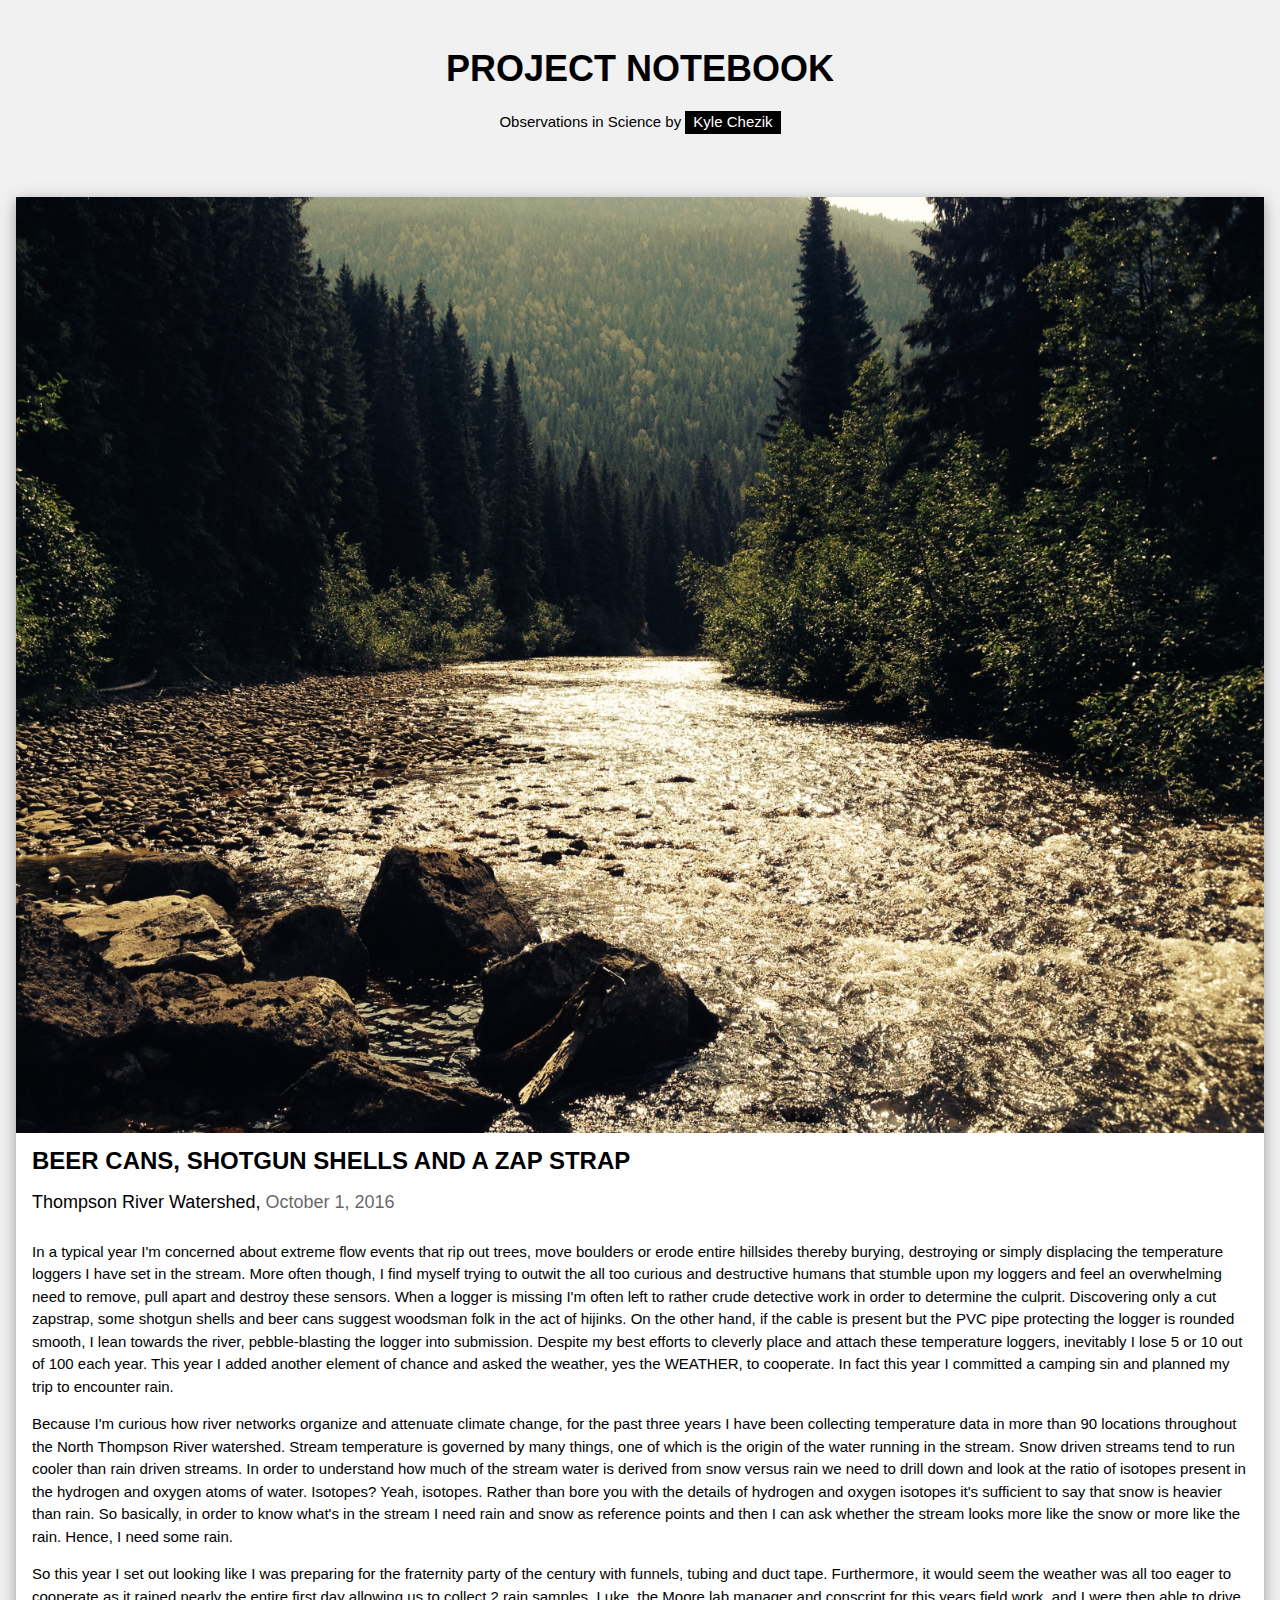
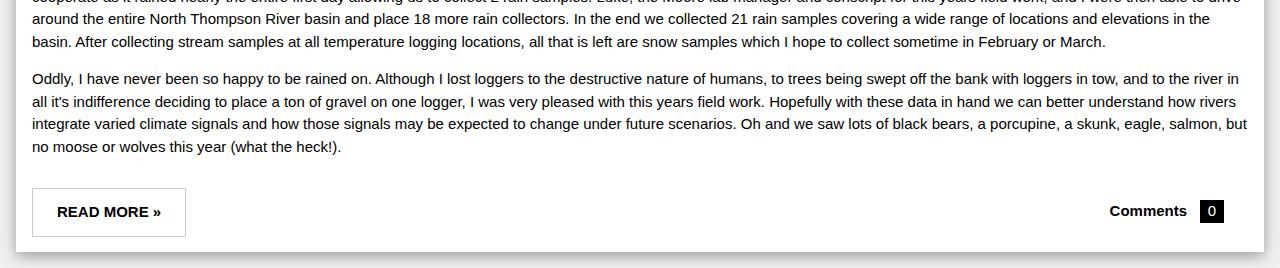
<file: FieldNoteFall2016.html>
<!DOCTYPE html> 
<html> 
	<head> 
		<title>Tangible Data|Kyle Chezik PhC - Field Notes</title>
		<meta charset="utf-8">
		<meta name="viewport" content="width=device-width, initial-scale=1">
		<!-- <meta http-equiv="X-US-Compatible" content="IE=edge"> 
	  <script src="https://use.fontawesome.com/f7bfa5d837.js"></script> 
	  <link rel="stylesheet" href="https://maxcdn.bootstrapcdn.com/bootstrap/3.3.7/css/bootstrap.min.css"> -->
	  <!--<script src="https://ajax.googleapis.com/ajax/libs/jquery/3.2.1/jquery.min.js"></script>
	  <script src="https://maxcdn.bootstrapcdn.com/bootstrap/3.3.7/js/bootstrap.min.js"></script>
	  <link href="main.css" rel="stylesheet" type="text/css"> -->
	  <link rel="stylesheet" href="https://www.w3schools.com/w3css/4/w3.css">
	  <link href='https://fonts.googleapis.com/css?family=Raleway' rel='stylesheet' type='text/css'>
	</head>
	<body class="w3-light-grey">
		<div class="w3-content" style="max-width:1400px">
			<header class="w3-container w3-center w3-padding-32">
				<h1><b>PROJECT NOTEBOOK</b></h1>
				<p>Observations in Science by <span class="w3-tag">Kyle Chezik</span></p>
			</header>
			<div class="w3-row">
				<div class="w3-card-4 w3-margin w3-white">
					<img src="./pictures/field_notes/mad_river.jpg" alt="Nature" style="width:100%">
					<div class="w3-container">
						<h3><b>BEER CANS, SHOTGUN SHELLS AND A ZAP STRAP</b></h3>
						<h5>Thompson River Watershed, <span class="w3-opacity">October 1, 2016</span></h5>
					</div>
					<div class="w3-container">
						<p>In a typical year I'm concerned about extreme flow events that rip out trees, move boulders or erode entire hillsides thereby burying, destroying or simply displacing the temperature loggers I have set in the stream. More often though, I find myself trying to outwit the all too curious and destructive humans that stumble upon my loggers and feel an overwhelming need to remove, pull apart and destroy these sensors. When a logger is missing I'm often left to rather crude detective work in order to determine the culprit. Discovering only a cut zapstrap, some shotgun shells and beer cans suggest woodsman folk in the act of hijinks. On the other hand, if the cable is present but the PVC pipe protecting the logger is rounded smooth, I lean towards the river, pebble-blasting the logger into submission. Despite my best efforts to cleverly place and attach these temperature loggers, inevitably I lose 5 or 10 out of 100 each year. This year I added another element of chance and asked the weather, yes the WEATHER, to cooperate. In fact this year I committed a camping sin and planned my trip to encounter rain.</p>
						<p>Because I'm curious how river networks organize and attenuate climate change, for the past three years I have been collecting temperature data in more than 90 locations throughout the North Thompson River watershed. Stream temperature is governed by many things, one of which is the origin of the water running in the stream. Snow driven streams tend to run cooler than rain driven streams. In order to understand how much of the stream water is derived from snow versus rain we need to drill down and look at the ratio of isotopes present in the hydrogen and oxygen atoms of water. Isotopes? Yeah, isotopes. Rather than bore you with the details of hydrogen and oxygen isotopes it's sufficient to say that snow is heavier than rain. So basically, in order to know what's in the stream I need rain and snow as reference points and then I can ask whether the stream looks more like the snow or more like the rain. Hence, I need some rain.</p>
						<p>So this year I set out looking like I was preparing for the fraternity party of the century with funnels, tubing and duct tape. Furthermore, it would seem the weather was all too eager to cooperate as it rained nearly the entire first day allowing us to collect 2 rain samples. Luke, the Moore lab manager and conscript for this years field work, and I were then able to drive around the entire North Thompson River basin and place 18 more rain collectors. In the end we collected 21 rain samples covering a wide range of locations and elevations in the basin. After collecting stream samples at all temperature logging locations, all that is left are snow samples which I hope to collect sometime in February or March.</p>
						<p>Oddly, I have never been so happy to be rained on. Although I lost loggers to the destructive nature of humans, to trees being swept off the bank with loggers in tow, and to the river in all it's indifference deciding to place a ton of gravel on one logger, I was very pleased with this years field work. Hopefully with these data in hand we can better understand how rivers integrate varied climate signals and how those signals may be expected to change under future scenarios. Oh and we saw lots of black bears, a porcupine, a skunk, eagle, salmon, but no moose or wolves this year (what the heck!).</p>
						<div class="w3-row">
							<div class="w3-col m8 s12">
								<p><button class="w3-button w3-padding-large w3-white w3-border"><b>READ MORE »</b></button></p>
							</div>
							<div class="w3-col m4 w3-hide-small">
								<p><span class="w3-padding-large w3-right"><b>Comments  </b> <span class="w3-tag">0</span></span></p>
							</div>
						</div>
					</div>
				</div>
			</div>
		</div>
	</body>
</html>
</file>
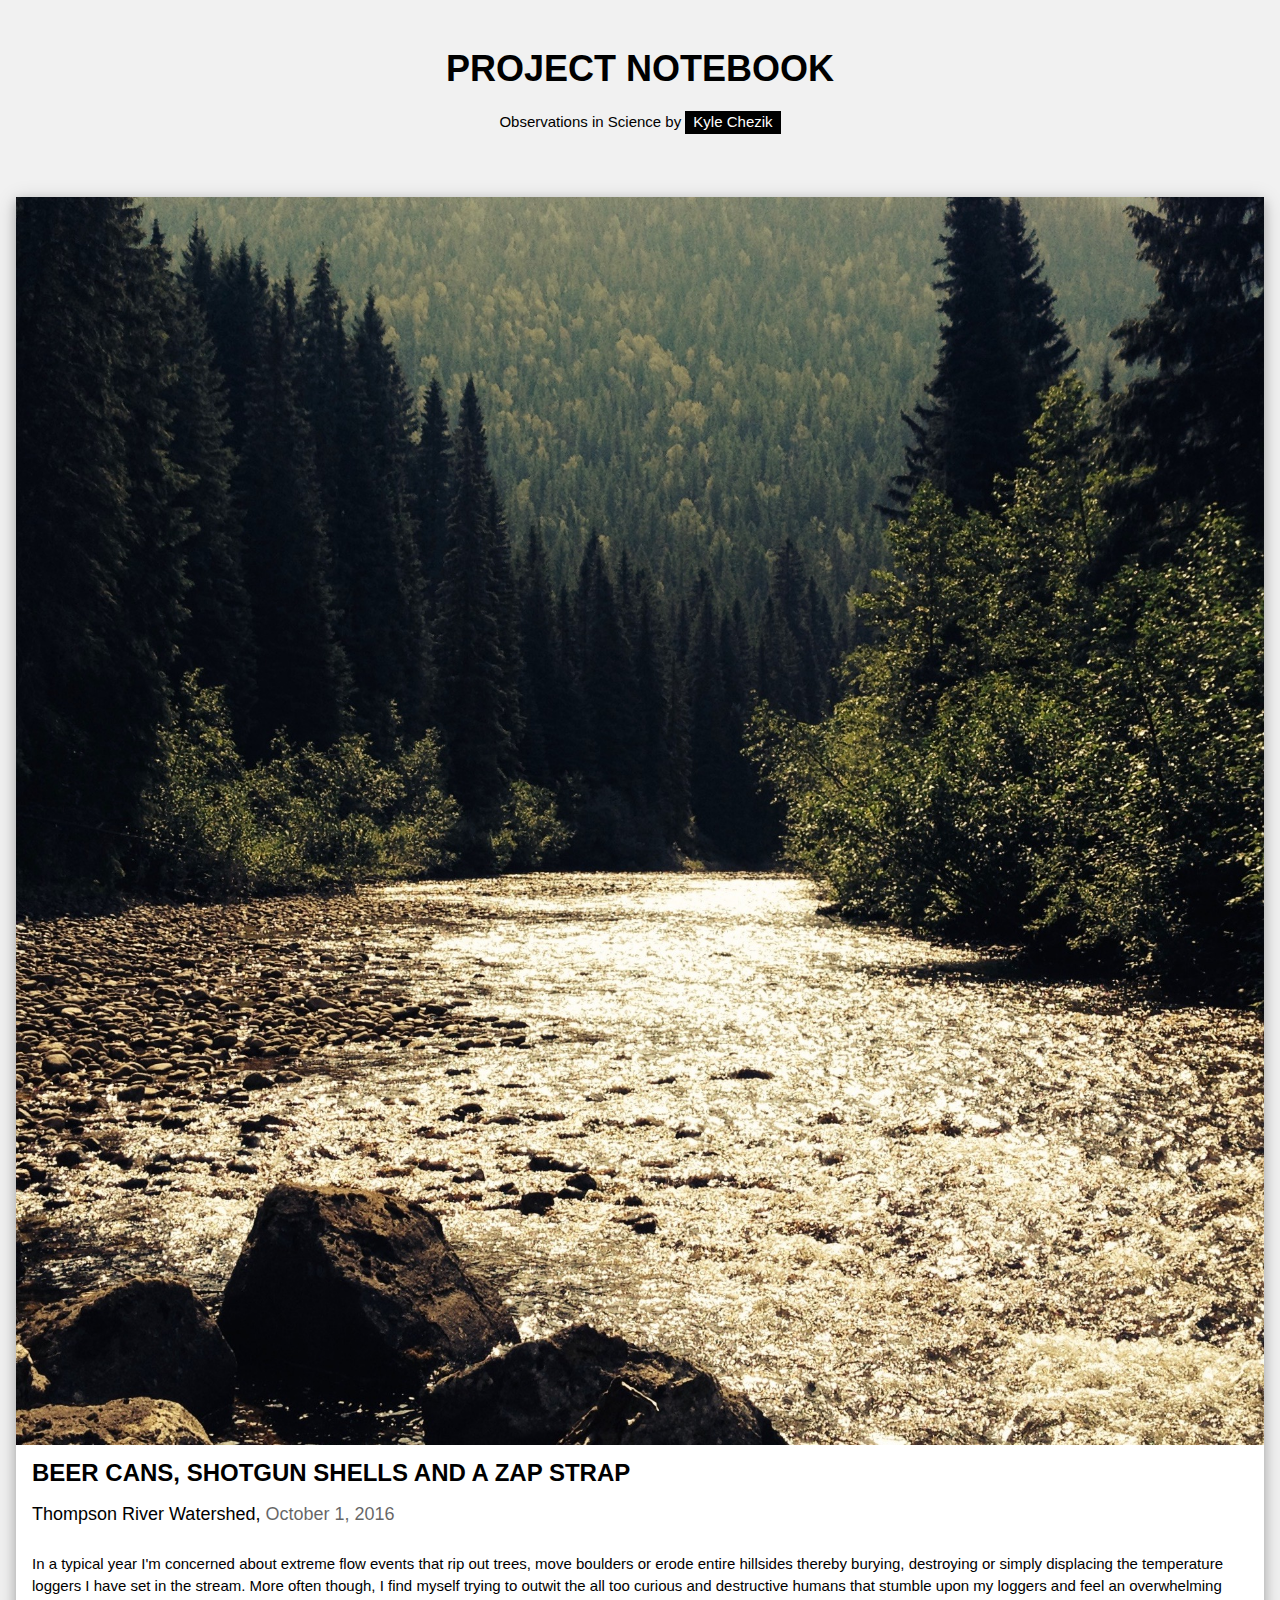
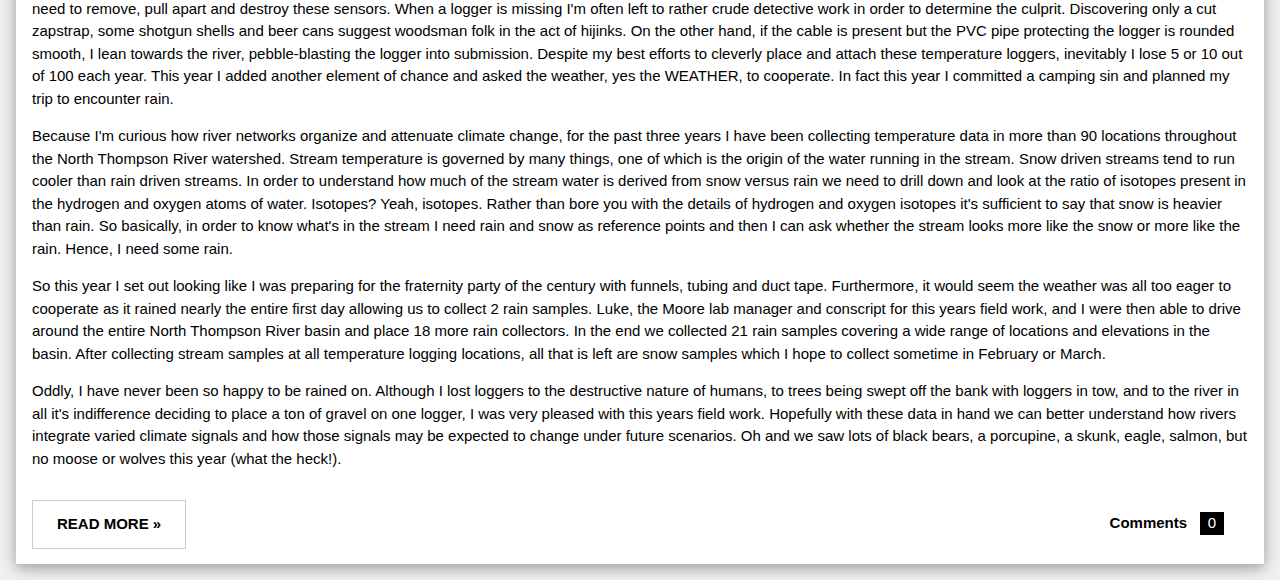
<file: notes/FieldNoteFall2016.html>
<!DOCTYPE html> 
<html> 
	<head> 
		<title>Tangible Data|Kyle Chezik PhC - Field Notes</title>
		<meta charset="utf-8">
		<meta name="viewport" content="width=device-width, initial-scale=1">
		<!-- <meta http-equiv="X-US-Compatible" content="IE=edge"> 
	  <script src="https://use.fontawesome.com/f7bfa5d837.js"></script> 
	  <link rel="stylesheet" href="https://maxcdn.bootstrapcdn.com/bootstrap/3.3.7/css/bootstrap.min.css"> -->
	  <!--<script src="https://ajax.googleapis.com/ajax/libs/jquery/3.2.1/jquery.min.js"></script>
	  <script src="https://maxcdn.bootstrapcdn.com/bootstrap/3.3.7/js/bootstrap.min.js"></script>
	  <link href="main.css" rel="stylesheet" type="text/css"> -->
	  <link rel="stylesheet" href="https://www.w3schools.com/w3css/4/w3.css">
	  <link href='https://fonts.googleapis.com/css?family=Raleway' rel='stylesheet' type='text/css'>
	</head>
	<body class="w3-light-grey">
		<div class="w3-content" style="max-width:1400px">
			<header class="w3-container w3-center w3-padding-32">
				<h1><b>PROJECT NOTEBOOK</b></h1>
				<p>Observations in Science by <span class="w3-tag">Kyle Chezik</span></p>
			</header>
			<div class="w3-row">
				<div class="w3-card-4 w3-margin w3-white">
					<img src="../pictures/notebook/mad_river.jpg" alt="Nature" style="width:100%">
					<div class="w3-container">
						<h3><b>BEER CANS, SHOTGUN SHELLS AND A ZAP STRAP</b></h3>
						<h5>Thompson River Watershed, <span class="w3-opacity">October 1, 2016</span></h5>
					</div>
					<div class="w3-container">
						<p>In a typical year I'm concerned about extreme flow events that rip out trees, move boulders or erode entire hillsides thereby burying, destroying or simply displacing the temperature loggers I have set in the stream. More often though, I find myself trying to outwit the all too curious and destructive humans that stumble upon my loggers and feel an overwhelming need to remove, pull apart and destroy these sensors. When a logger is missing I'm often left to rather crude detective work in order to determine the culprit. Discovering only a cut zapstrap, some shotgun shells and beer cans suggest woodsman folk in the act of hijinks. On the other hand, if the cable is present but the PVC pipe protecting the logger is rounded smooth, I lean towards the river, pebble-blasting the logger into submission. Despite my best efforts to cleverly place and attach these temperature loggers, inevitably I lose 5 or 10 out of 100 each year. This year I added another element of chance and asked the weather, yes the WEATHER, to cooperate. In fact this year I committed a camping sin and planned my trip to encounter rain.</p>
						<p>Because I'm curious how river networks organize and attenuate climate change, for the past three years I have been collecting temperature data in more than 90 locations throughout the North Thompson River watershed. Stream temperature is governed by many things, one of which is the origin of the water running in the stream. Snow driven streams tend to run cooler than rain driven streams. In order to understand how much of the stream water is derived from snow versus rain we need to drill down and look at the ratio of isotopes present in the hydrogen and oxygen atoms of water. Isotopes? Yeah, isotopes. Rather than bore you with the details of hydrogen and oxygen isotopes it's sufficient to say that snow is heavier than rain. So basically, in order to know what's in the stream I need rain and snow as reference points and then I can ask whether the stream looks more like the snow or more like the rain. Hence, I need some rain.</p>
						<p>So this year I set out looking like I was preparing for the fraternity party of the century with funnels, tubing and duct tape. Furthermore, it would seem the weather was all too eager to cooperate as it rained nearly the entire first day allowing us to collect 2 rain samples. Luke, the Moore lab manager and conscript for this years field work, and I were then able to drive around the entire North Thompson River basin and place 18 more rain collectors. In the end we collected 21 rain samples covering a wide range of locations and elevations in the basin. After collecting stream samples at all temperature logging locations, all that is left are snow samples which I hope to collect sometime in February or March.</p>
						<p>Oddly, I have never been so happy to be rained on. Although I lost loggers to the destructive nature of humans, to trees being swept off the bank with loggers in tow, and to the river in all it's indifference deciding to place a ton of gravel on one logger, I was very pleased with this years field work. Hopefully with these data in hand we can better understand how rivers integrate varied climate signals and how those signals may be expected to change under future scenarios. Oh and we saw lots of black bears, a porcupine, a skunk, eagle, salmon, but no moose or wolves this year (what the heck!).</p>
						<div class="w3-row">
							<div class="w3-col m8 s12">
								<p><button class="w3-button w3-padding-large w3-white w3-border"><b>READ MORE »</b></button></p>
							</div>
							<div class="w3-col m4 w3-hide-small">
								<p><span class="w3-padding-large w3-right"><b>Comments  </b> <span class="w3-tag">0</span></span></p>
							</div>
						</div>
					</div>
				</div>
			</div>
		</div>
	</body>
</html>
</file>
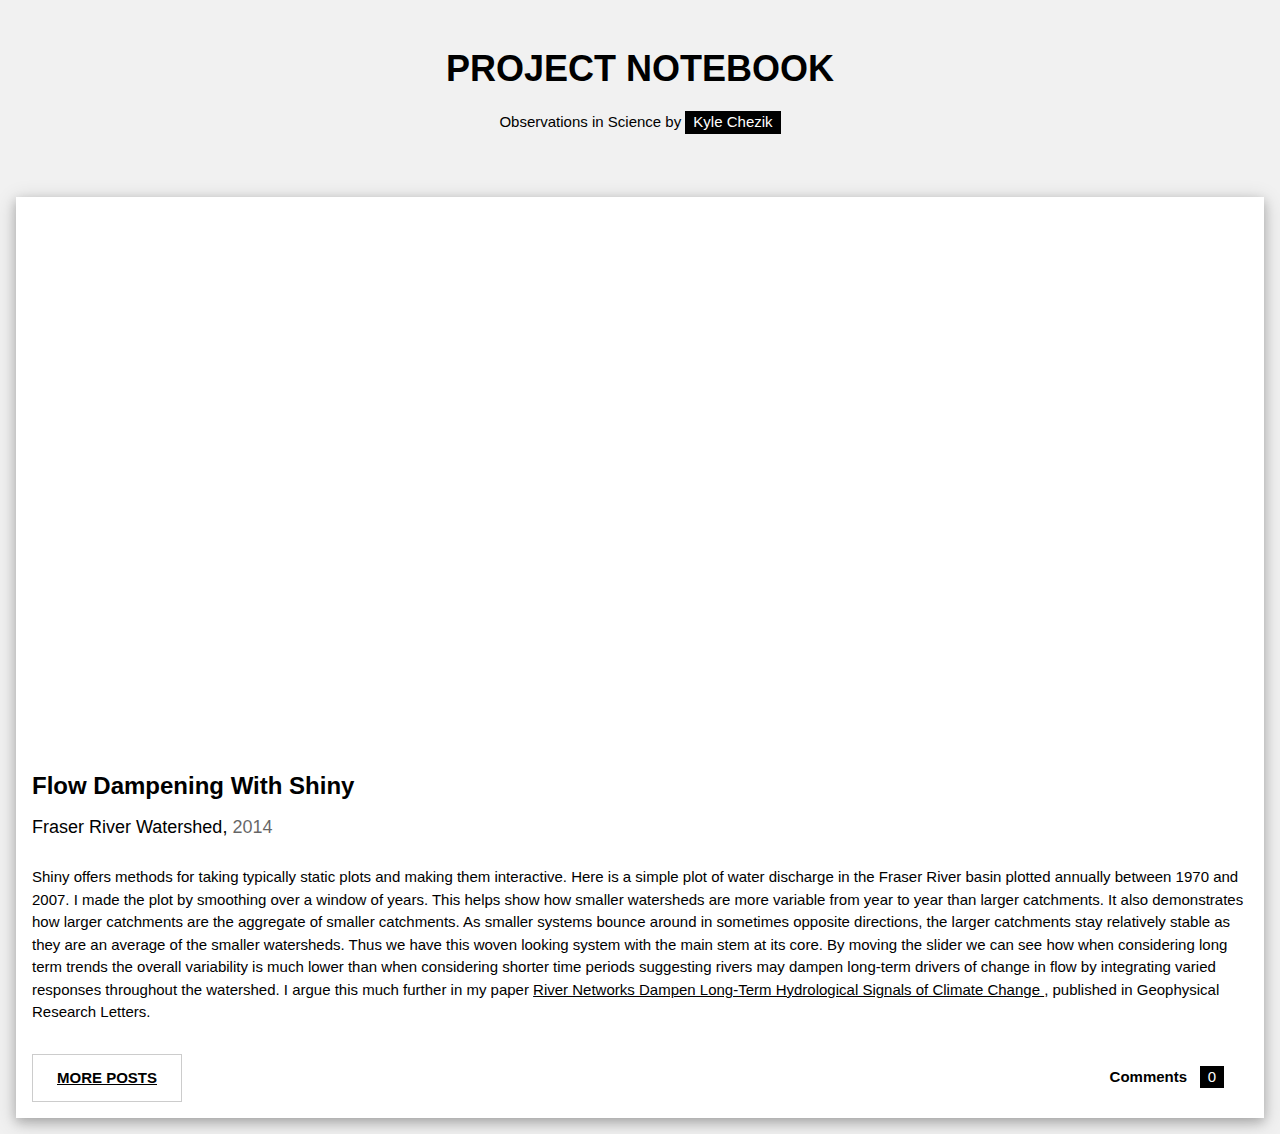
<file: notes/ShinyFlowExample.html>
<!DOCTYPE html> 
<html> 
	<head> 
		<title>Tangible Data|Kyle Chezik PhC - Field Notes</title>
		<meta charset="utf-8">
		<meta name="viewport" content="width=device-width, initial-scale=1">
		<link rel="stylesheet" href="https://www.w3schools.com/w3css/4/w3.css">
		<link href='https://fonts.googleapis.com/css?family=Raleway' rel='stylesheet' type='text/css'>
	</head>
	<body class="w3-light-grey">
		<div class="w3-content" style="max-width:1400px">
			<header class="w3-container w3-center w3-padding-32">
				<h1><b>PROJECT NOTEBOOK</b></h1>
				<p>Observations in Science by <span class="w3-tag">Kyle Chezik</span></p>
			</header>
			<div class="w3-row">
				<div class="w3-card-4 w3-margin w3-white">
					<iframe src="https://kyle-chezik.shinyapps.io/Fraser_Flow_Smoother/" style="height: 37em; width: 100%; border: none"></iframe>
					<div class="w3-container">
						<h3><b>Flow Dampening With Shiny</b></h3>
						<h5>Fraser River Watershed, <span class="w3-opacity">2014</span></h5>
					</div>
					<div class="w3-container">
						<p>Shiny offers methods for taking typically static plots and making them interactive. Here is a simple plot of water discharge in the Fraser River basin plotted annually between 1970 and 2007. I made the plot by smoothing over a window of years. This helps show how smaller watersheds are more variable from year to year than larger catchments. It also demonstrates how larger catchments are the aggregate of smaller catchments. As smaller systems bounce around in sometimes opposite directions, the larger catchments stay relatively stable as they are an average of the smaller watersheds. Thus we have this woven looking system with the main stem at its core. By moving the slider we can see how when considering long term trends the overall variability is much lower than when considering shorter time periods suggesting rivers may dampen long-term drivers of change in flow by integrating varied responses throughout the watershed. I argue this much further in my paper <a href="../publications/Chezik_2017.pdf"> River Networks Dampen Long-Term Hydrological Signals of Climate Change </a>, published in Geophysical Research Letters.</p>

						<div class="w3-row">
							<div class="w3-col m8 s12">
								<p><button class="w3-button w3-padding-large w3-white w3-border"><b><a href="https://kchezik.github.io#Notebook">MORE POSTS</a></b></button></p>
							</div>
							<div class="w3-col m4 w3-hide-small">
								<p><span class="w3-padding-large w3-right"><b>Comments  </b> <span class="w3-tag">0</span></span></p>
							</div>
						</div>
					</div>
				</div>
			</div>
		</div>
	</body>
</html>
</file>
<file: main.css>
* {
	//border: 1px dashed #0000FF;
	font-family: 'Raleway', sans-serif; 
	color: #393c3d;
	font-size: 1em;
}

body {
	position: relative;
}

.jumbotron {
	background-color:#f7f7f7;
	height:30vw;
	background-size: contain;
	background-image:url("pictures/main/Flow-Time_Banner.jpg");
	background-repeat: no-repeat;
	background-position: center;
	position:static;
	margin: 0em 0em 0em 0em;
}

#myCanvas {
	position: static; 
	width: 100%;
	margin: auto;
}

.jumbotron h1 {
	font-family: 'Raleway', sans-serif; 
	font-size:6vw;
	font-weight: 500;
	text-align: center;
}

.jumbotron p {
	font-size: 3vw;
	font-weight: 300;
	text-align: center;
	position: relative; bottom: 6em;
}

h1 {
	margin-bottom: 1em;
}

p {
	font-size: 1.2em;
}

ul {
	list-style-type: none;
	margin:0em;
	padding:0em;
}

.button {
    background-color: rgba(255,255,255,0.9);
    border: solid;
    border-width: 2px;
    color: #393c3d;
    padding: 5px 10px;
    text-align: center;
    text-decoration: none;
    display: inline-block;
    font-size: 16px;
    margin: 4px 2px;
    cursor: pointer;
}

.affix {
      top:0;
      width: 100%;
      z-index: 9999 !important;
}

.navbar {	
	border-bottom: 1px solid;
	border-top: 1px solid;
	margin-bottom: 0em;
}

.affix ~ .container-fluid {
     position: relative;
     top: 50px;
}

.icon-bar {
	background-color: #5a5a5a;
}

.menu {
	color: #5a5a5a;
	margin: 0.5em 0em 0.5em 0em;
}

.share-buttons {
	margin-top: 0.2em;
}

.nav a {
	color: #5a5a5a;
	font-weight:bold;
	text-transform:uppercase;
}

.nav img {
	width: 2em;
	height: 2em;
}

#AboutMe {
	padding-top: 7em;
	padding-bottom: 1em;
}

#Research {
	padding-top: 7em;
	padding-bottom: 0.5em;
	background-color: rgba(247,247,247,0.9);
}

#Research img {
	width:100%;
	height:auto;
}

.caption {
	margin-top: 1em;
	padding: 0em 1em 0em 1em;
}

.laxInt1, .laxInt2,.laxFoot {
	/* Create the parallax scrolling effect */
	background-attachment: fixed;
	background-position: center;
	background-repeat: no-repeat;
	background-size: cover;
}

.laxInt1 {
	margin: 0.5em 0em 0.5em 0em;
	/* The image used */
	background-image: url("./pictures/main/pull.jpg");
	/* Set a specific height */
	min-height: 500px;
}

.laxInt2 {
	margin: 0.5em 0em 0.5em 0em;
	/* The image used */
	background-image: url("./pictures/main/river.jpg");
	/* Set a specific height */
	min-height: 500px;
}

#interests {
	color:#e1e1e1;
	background-color: rgba(94,94,94,0.4);
	border-left: solid;
	border-bottom: solid;
	padding-top: 1em;
}

#interests p {
	color:#e1e1e1;
}

#Publications {
	padding-top: 7em;
	margin-bottom: 1em;
	background-color: #fff;
}

#Publications img {
	max-width:98%;
}

#Notebook {
	padding-top: 7em;
	padding-bottom: 1em;
	background-color: #f7f7f7;
}

#Notebook iframe {
	border: none;
	width: 100%;
	height: 40em;
}

.row {
  display: flex;
  display: -webkit-flex;
  flex-wrap: wrap;
}

.col-md-6 {
	margin: 0.5em 0em 0.5em 0em;
}

.polaroid {
	box-shadow: 0 4px 8px 0 rgba(0, 0, 0, 0.2), 0 6px 20px 0 rgba(0, 0, 0, 0.19);
	background-color: #fff;
	margin: 0em 0em 0em 0em;
	padding:0.5em;
	height: 100%;
}

.laxFoot {
	margin: 0em 0em 0em 0em;
	/* The image used */
	background-image: url("./pictures/main/canoe_dream.jpg");
	/* Set a specific height */
	min-height: 300px;
	background-position: bottom;
	background-size: contain;
}

@media screen (max-width: 600px) {
	.col-md-6 {
		width: 100%;
	}
}
</file>
